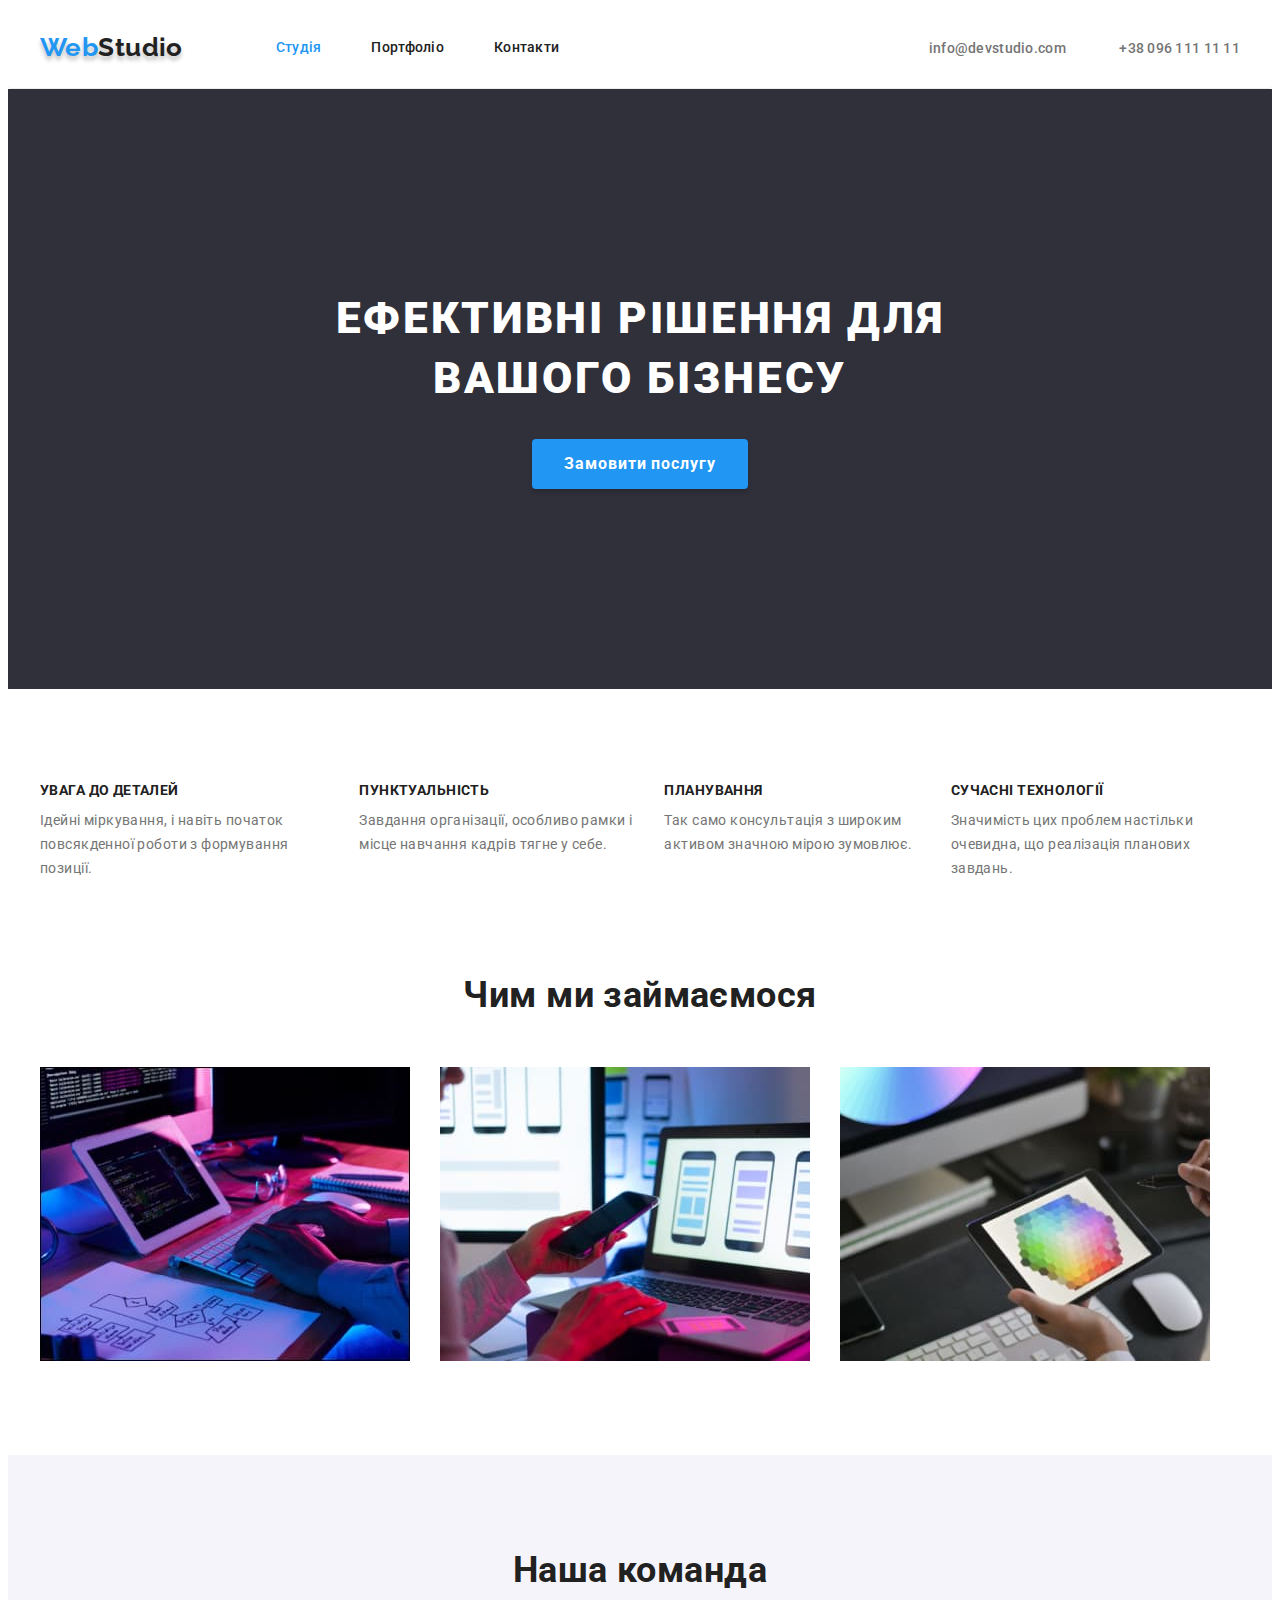
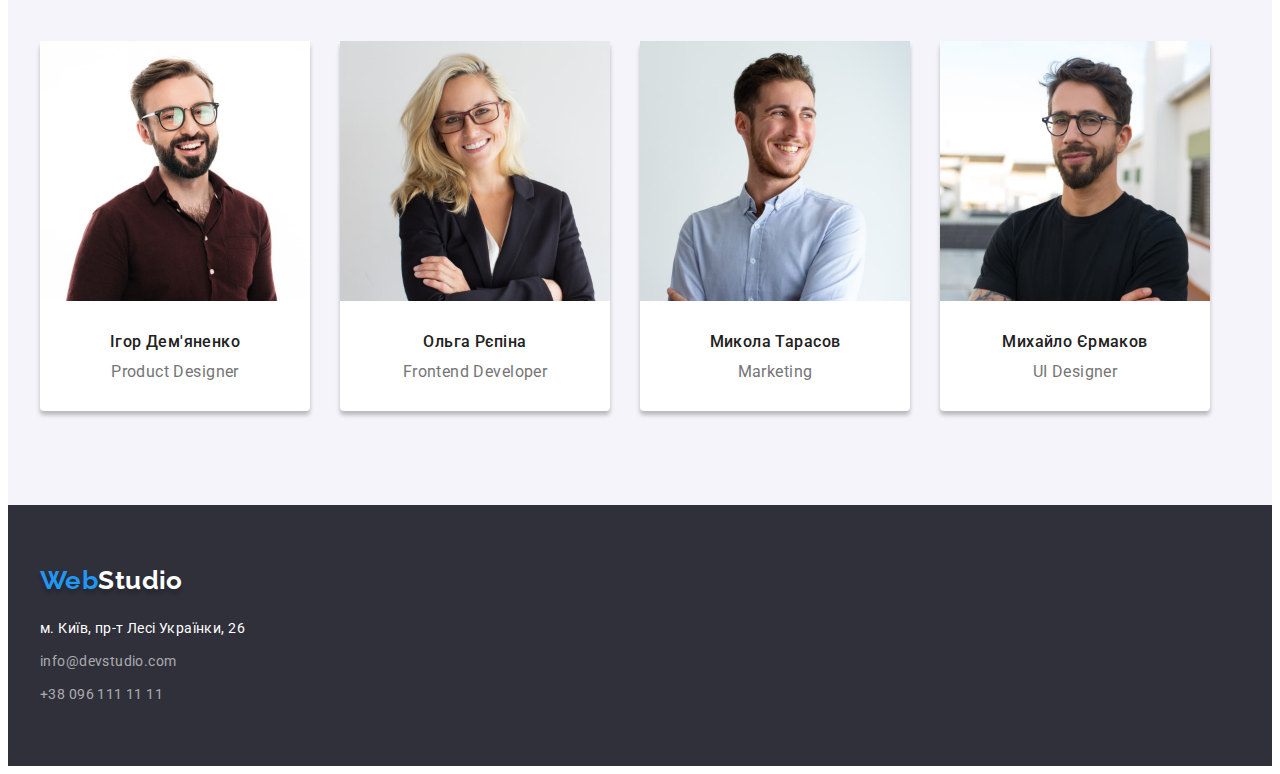
<file: index.html>
<!DOCTYPE html>
<html lang="uk">

<head>
  <meta charset="UTF-8">
  <meta http-equiv="X-UA-Compatible" content="IE=edge">
  <meta name="viewport" content="width=device-width, initial-scale=1.0">
  <title>Головна</title>
  <link rel="preconnect" href="https://fonts.googleapis.com">
  <link rel="preconnect" href="https://fonts.gstatic.com" crossorigin>
  <link href="https://fonts.googleapis.com/css2?family=Raleway:wght@700&family=Roboto:wght@400;500;700;900&display=swap"
    rel="stylesheet">
  <link rel="stylesheet" href="https://cdnjs.cloudflare.com/ajax/libs/modern-normalize/1.1.0/modern-normalize.min.css"
    integrity="sha512-wpPYUAdjBVSE4KJnH1VR1HeZfpl1ub8YT/NKx4PuQ5NmX2tKuGu6U/JRp5y+Y8XG2tV+wKQpNHVUX03MfMFn9Q=="
    crossorigin="anonymous" referrerpolicy="no-referrer" />
  <link rel="stylesheet" href="./css/styles.css">

</head>

<body>
  <!-- Шапка сторінки -->
  <header class="main-header">
    <div class="conteiner main-nav">
      <nav class="site-nav">
        <a class="logo" href="./index.html"><span class="log">Web</span>Studio</a>
        <ul class="list-nav">
          <li class="item"><a class="nav-link link" href="./portfolio.html"><span class="accent">Студія</span></a></li>
          <li class="item"><a class="nav-link link" href="./portfolio.html">Портфоліо</a></li>
          <li class="item"><a class="nav-link link" href="./index.html">Контакти</a></li>
        </ul>
      </nav>
      <div class="mail-tell-header">
        <a class="contacts" href="mailto:info@devstudio.com">info@devstudio.com</a>
        <a class="contacts" href="tel:+380961111111">+38 096 111 11 11</a>
      </div>
    </div>
  </header>
  <main>

    <section class="hero">
      <div class="conteiner">
        <h1 class="promo-title">Ефективні рішення для вашого бізнесу</h1>
        <button class="button buttons" type="button">Замовити послугу</button>
      </div>
    </section>
    <section class="section">
      <!--заголовок буде скритий-->
      <div class="conteiner">
        <h2 class="visually-hidden">Наші особливості</h2>
        <ul class="list-about">
          <li class="item-about">
            <h3 class="why-title">Увага до деталей</h3>
            <p class="about">
              Ідейні міркування, і навіть початок повсякденної роботи з формування позиції.
            </p>
          </li>
          <li class="item-about">
            <h3 class="why-title">Пунктуальність</h3>
            <p class="about">
              Завдання організації, особливо рамки і місце навчання кадрів тягне у себе.
            </p>
          </li>
          <li class="item-about">
            <h3 class="why-title">Планування</h3>
            <p class="about">Так само консультація з широким активом значною мірою зумовлює.</p>
          </li>
          <li class="item-about">
            <h3 class="why-title">Сучасні технології</h3>
            <p class="about">Значимість цих проблем настільки очевидна, що реалізація планових завдань.</p>
          </li>
        </ul>
      </div>
    </section>
    <section class="section section-nopad">
      <div class="conteiner">
        <h2 class="section-title">Чим ми займаємося</h2>
        <ul class="list-photo">
          <li class="photo-items">
            <img src="./images/do1.jpg" alt="pages for PC" width="370">
          </li>
          <li class="photo-items">
            <img src="./images/do2.jpg" alt="pages for mobile" width="370">
          </li>
          <li class="photo-items">
            <img src="./images/do3.jpg" alt="pages for other gadgets" width="370">
          </li>
        </ul>
      </div>
    </section>
    <section class="our-team section">
      <div class="conteiner">
        <h2 class="section-title">Наша команда</h2>
        <ul class="list-staff">
          <li class="item-staff">
            <img src="./images/photo-1.jpg" alt="Igor's photo" width="270" height="260">
            <div class="staff-cards">
              <h3 class="staff-title">Ігор Дем'яненко </h3>
              <p class="position">Product Designer</p>
            </div>
          </li>
          <li class="item-staff">
            <img src="./images/photo-2.jpg" alt="Olga's photo" width="270" height="260">
            <div class="staff-cards">
              <h3 class="staff-title">Ольга Рєпіна</h3>
              <p class="position">Frontend Developer</p>
            </div>
          </li>
          <li class="item-staff">
            <img src="./images/photo-3.jpg" alt="Mykola's photo" width="270" height="260">
            <div class="staff-cards">
              <h3 class="staff-title">Микола Тарасов</h3>
              <p class="position">Marketing</p>
            </div>
          </li>
          <li class="item-staff">
            <img src="./images/photo-4.jpg" alt="Mykhaylo's photo" width="270" height="260">
            <div class="staff-cards">
              <h3 class="staff-title">Михайло Єрмаков</h3>
              <p class="position">UI Designer</p>
            </div>
          </li>
        </ul>
      </div>
    </section>
  </main>
  <footer class="foot">
    <div class="conteiner">
      <a class="logo" href="index.html"><span class="log">Web</span><span class="logo-footer">Studio</span></a>
      <address>
        <ul class="list-footer">
          <li class="items-footer"><a class="address-link" href="https://goo.gl/maps/CPtrU1FHBa2aNyZL9" target="_blank"
              rel="noopener noreferrer nofollow">м. Київ,
              пр-т Лесі Українки, 26</a></li>
          <li class="items-footer"><a class="footer-link link" href="mailto:info@devstudio.com">info@devstudio.com</a>
          </li>
          <li class="items-footer"><a class="footer-link link" href="tel:+380961111111">+38 096 111 11 11</a></li>
        </ul>
      </address>
    </div>
  </footer>
</body>

</html>
</file>
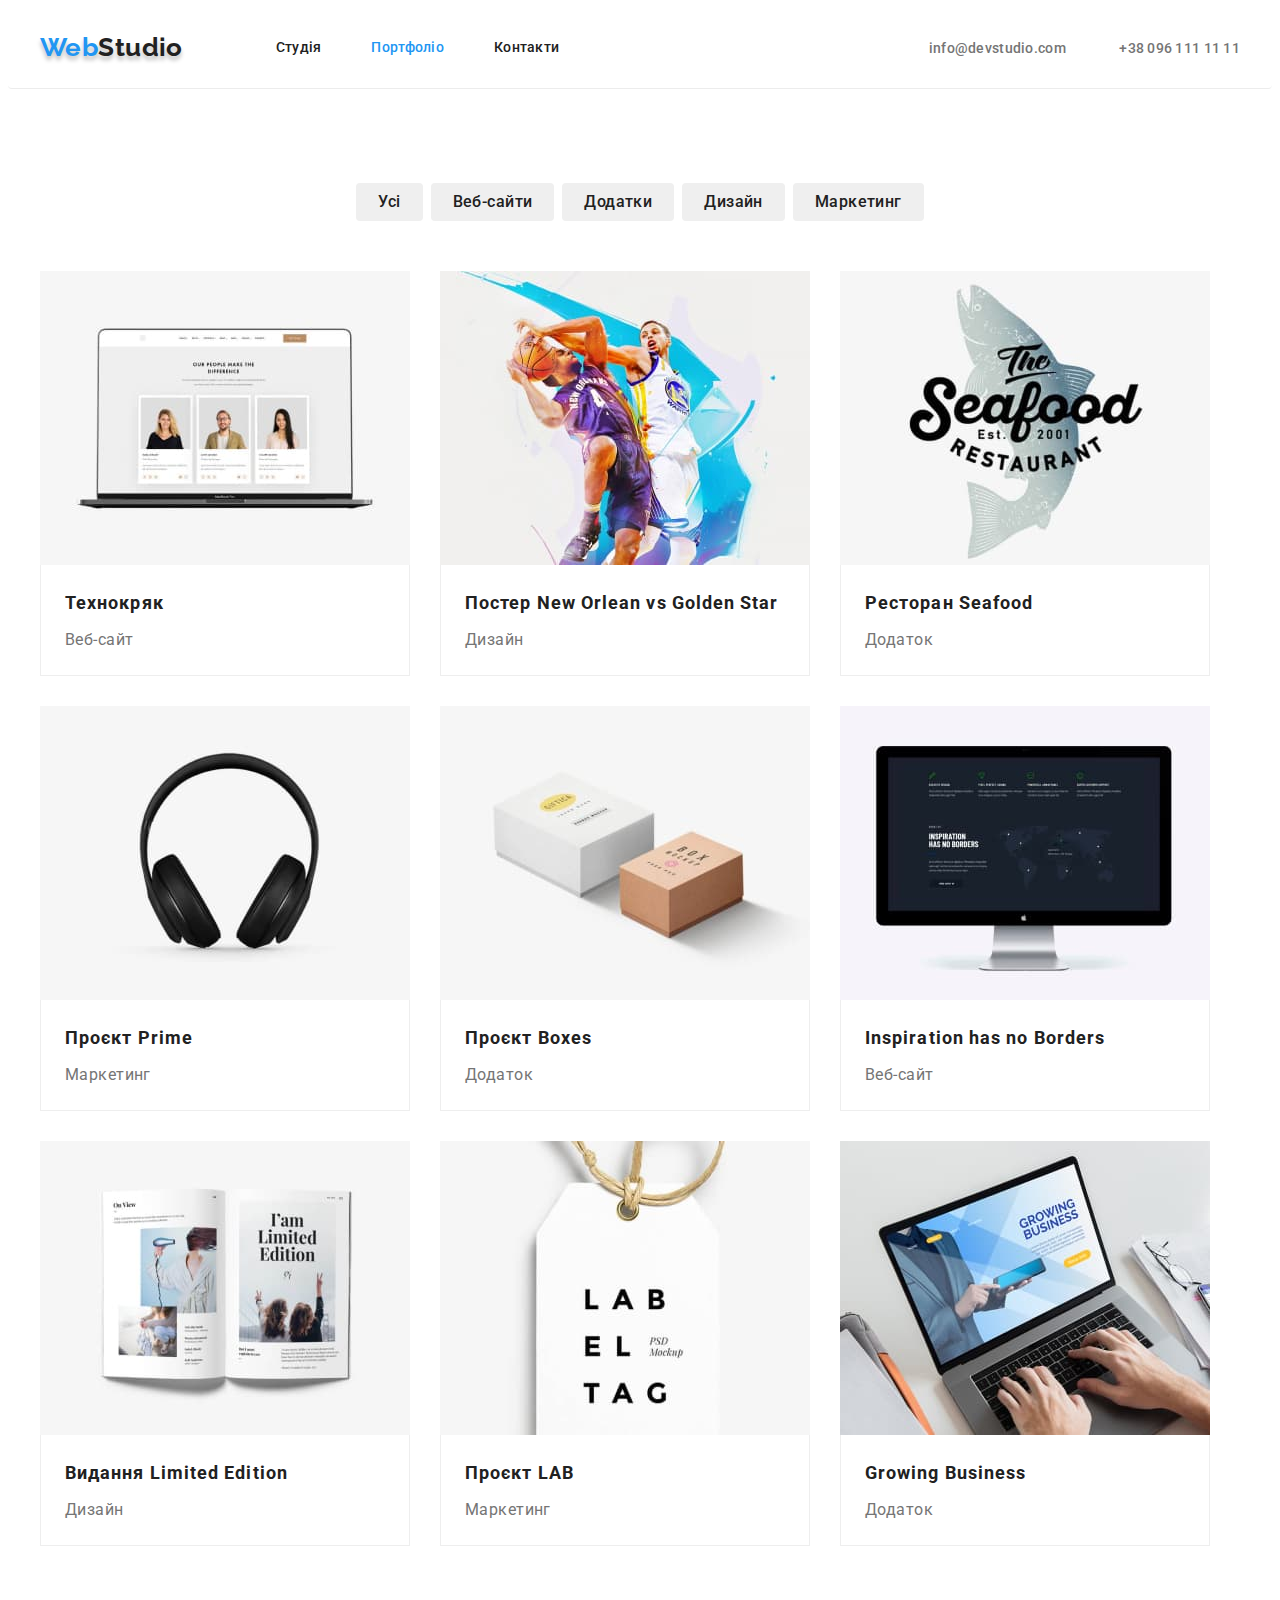
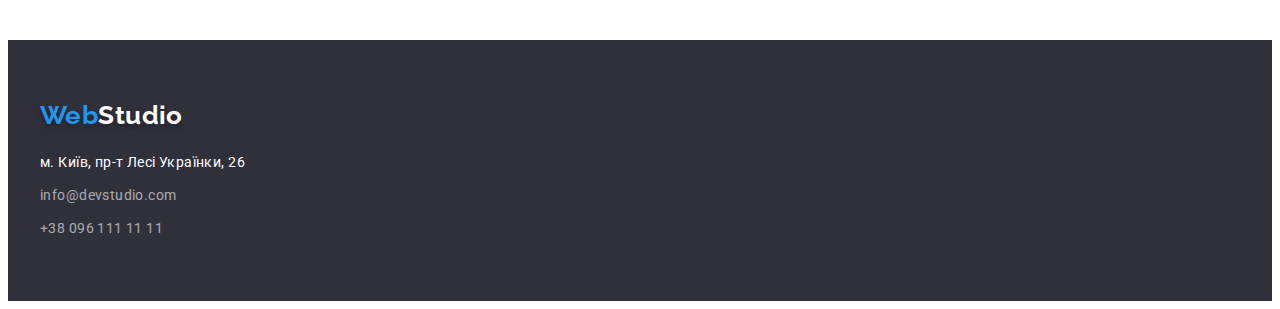
<file: portfolio.html>
<!DOCTYPE html>
<html lang="uk">

<head>
    <meta charset="UTF-8">
    <meta http-equiv="X-UA-Compatible" content="IE=edge">
    <meta name="viewport" content="width=device-width, initial-scale=1.0">
    <title>Портфоліо</title>
    <link rel="preconnect" href="https://fonts.googleapis.com">
    <link rel="preconnect" href="https://fonts.gstatic.com" crossorigin>
    <link
        href="https://fonts.googleapis.com/css2?family=Raleway:wght@700&family=Roboto:wght@400;500;700;900&display=swap"
        rel="stylesheet">
    <link rel="stylesheet" href="https://cdnjs.cloudflare.com/ajax/libs/modern-normalize/1.1.0/modern-normalize.min.css"
        integrity="sha512-wpPYUAdjBVSE4KJnH1VR1HeZfpl1ub8YT/NKx4PuQ5NmX2tKuGu6U/JRp5y+Y8XG2tV+wKQpNHVUX03MfMFn9Q=="
        crossorigin="anonymous" referrerpolicy="no-referrer" />
    <link rel="stylesheet" href="./css/styles.css">
</head>

<body>
    <header class="main-header">
        <div class="conteiner main-nav">
            <nav class="site-nav">
                <a class="logo" href="./index.html"><span class="log">Web</span>Studio</a>
                <ul class="list-nav">
                    <li class="item"><a class="nav-link link" href="./index.html">Студія</a>
                    </li>
                    <li class="item"><a class="nav-link link" href="./portfolio.html"><span
                                class="accent">Портфоліо</span></a></li>
                    <li class="item"><a class="nav-link link" href="./index.html">Контакти</a></li>
                </ul>
            </nav>
            <div class="mail-tell-header">
                <a class="contacts" href="mailto:info@devstudio.com">info@devstudio.com</a>
                <a class="contacts" href="tel:+380961111111">+38 096 111 11 11</a>
            </div>
        </div>
    </header>
    <main>
        <section class="section">
            <div class="conteiner">
                <!--заголовок буде скритий-->
                <h1 class="visually-hidden">Портфоліо</h1>
                <ul class="list-button">
                    <li class="button-items"><button class="button-filter buttons " type="button">Усі</button></li>
                    <li class="button-items"><button class="button-filter buttons " type="button">Веб-сайти</button>
                    </li>
                    <li class="button-items"><button class="button-filter buttons " type="button">Додатки</button></li>
                    <li class="button-items"><button class="button-filter buttons " type="button">Дизайн</button></li>
                    <li class="button-items"><button class="button-filter buttons " type="button">Маркетинг</button>
                    </li>
                </ul>
                <ul class="list-portfolio">
                    <li> <img src="./images/portf1.jpg" alt="Website" width="370">
                        <div class="border">
                            <h2 class="portfolio-title">Технокряк</h2>
                            <p class="about-portfolio">Веб-сайт</p>
                        </div>
                    </li>
                    <li> <img src="./images/portf2.jpg" alt="Poster" width="370">
                        <div class="border">
                            <h2 class="portfolio-title">Постер New Orlean vs Golden Star</h2>
                            <p class="about-portfolio">Дизайн</p>
                        </div>
                    </li>
                    <li><img src="./images/portf3.jpg" alt="Restorount-logo" width="370">
                        <div class="border">
                            <h2 class="portfolio-title">Ресторан Seafood</h2>
                            <p class="about-portfolio">Додаток</p>
                        </div>
                    </li>
                    <li> <img src="./images/portf4.jpg" alt="Project-marketing" width="370">
                        <div class="border">
                            <h2 class="portfolio-title">Проєкт Prime</h2>
                            <p class="about-portfolio">Маркетинг</p>
                        </div>
                    </li>
                    <li> <img src="./images/portf5.jpg" alt="Project-boxes" width="370">
                        <div class="border">
                            <h2 class="portfolio-title">Проєкт Boxes</h2>
                            <p class="about-portfolio">Додаток</p>
                        </div>
                    </li>
                    <li><img src="./images/portf6.jpg" alt="Website2" width="370">
                        <div class="border">
                            <h2 class="portfolio-title">Inspiration has no Borders</h2>
                            <p class="about-portfolio">Веб-сайт</p>
                        </div>
                    </li>
                    <li><img src="./images/portf7.jpg" alt="Design" width="370">
                        <div class="border">
                            <h2 class="portfolio-title">Видання Limited Edition</h2>
                            <p class="about-portfolio">Дизайн</p>
                        </div>
                    </li>
                    <li> <img src="./images/portf8.jpg" alt="LAB" width="370">
                        <div class="border">
                            <h2 class="portfolio-title">Проєкт LAB</h2>
                            <p class="about-portfolio">Маркетинг</p>
                        </div>
                    </li>
                    <li><img src="./images/portf9.jpg" alt="App-for-business" width="370">
                        <div class="border">
                            <h2 class="portfolio-title">Growing Business</h2>
                            <p class="about-portfolio">Додаток</p>
                        </div>
                    </li>
                </ul>
            </div>
        </section>
    </main>
    <footer class="foot">
        <div class="conteiner">
            <a class="logo" href="index.html"><span class="log">Web</span><span class="logo-footer">Studio</span></a>
            <address>
                <ul class="list-footer">
                    <li class="items-footer"><a class="address-link" href="https://goo.gl/maps/CPtrU1FHBa2aNyZL9"
                            target="_blank" rel="noopener noreferrer nofollow">м. Київ,
                            пр-т Лесі Українки, 26</a></li>
                    <li class="items-footer"><a class="footer-link link"
                            href="mailto:info@devstudio.com">info@devstudio.com</a>
                    </li>
                    <li class="items-footer"><a class="footer-link link" href="tel:+380961111111">+38 096 111 11 11</a>
                    </li>
                </ul>
            </address>
        </div>
    </footer>
</body>

</html>
</file>
<file: css/styles.css>
:root {
    --primary-text-color: #757575;
    --title-text-color: #212121;
    --accent-color: #2196F3;
    --primary-white-color: #FFFFFF;
    --portfolio-border-color: #EEEEEE;
    --black-color: #000000;
    --section-grey-color: #F5F4FA;
    --grey-shadow: #FFFFFF99;
    --hero-footer-color: #2F303A;
    --header-border-color: #ECECEC;

}

body {
    font-family: 'Roboto', sans-serif;
    font-size: 14px;
    background-color: var(--primary-white-color);
    color: var(--primary-text-color);
    letter-spacing: 0.03em;

}

h1,
h2,
h3,
h4,
h5,
h6,
p {
    margin-top: 0;
    margin-bottom: 0;
}

ul,
ol {
    margin-top: 0;
    margin-bottom: 0;
    padding-left: 0;
}

.section {
    padding-top: 94px;
    padding-bottom: 94px;
}

.buttons {
    display: block;
    margin: 0 auto;
    cursor: pointer;
    border: none;
    border-radius: 4px;

    text-align: center;
    font-family: inherit;
}

img {
    display: block;
    max-width: 100%;
    height: auto;
}

.link {
    text-decoration: none;
}

.list-nav,
.list-about,
.list-photo,
.list-staff,
.list-footer,
.list-button,
.list-portfolio {
    list-style-type: none;
}

.conteiner {
    margin-left: auto;
    margin-right: auto;
    width: 1200px;
    padding-left: 15px;
    padding-right: 15px;

}

.main-header {
    border-bottom: 1px solid var(--header-border-color);

    border-bottom-left-radius: 4px;
    border-bottom-right-radius: 4px;
    box-shadow: 0px, 4px rgba(0, 0, 0, 0.25);
}

.logo {

    font-family: 'Raleway';
    font-weight: 700;
    font-size: 26px;
    line-height: 1.2;
    text-decoration: none;
    text-shadow: 0px 4px 4px rgba(0, 0, 0, 0.25);
    color: var(--title-text-color)
}

.logo>.log {
    color: var(--accent-color);
}

.accent {
    color: var(--accent-color);
}

.visually-hidden {
    position: absolute;
    width: 1px;
    height: 1px;
    margin: -1px;
    border: 0;
    padding: 0;

    white-space: nowrap;
    clip-path: inset(100%);
    clip: rect(0 0 0 0);
    overflow: hidden;
}

.site-nav .nav-link {
    display: block;
    padding-top: 32px;
    padding-bottom: 32px;

    font-weight: 500;
    line-height: 1.14;
    letter-spacing: 0.02em;
    color: var(--title-text-color);
}


.list-nav,
.site-nav,
.main-nav,
.list-photo,
.list-staff {
    display: flex;
    align-items: center;
}

.list-nav {
    margin-left: 93px;
}

.site-nav .item:not(:last-child) {
    margin-right: 50px;
}

.mail-tell-header {
    margin-left: auto;
}

.mail-tell-header .contacts:not(:last-child) {
    margin-right: 50px;

}

.site-nav .nav-link:hover,
.site-nav .nav-link:focus,
.contacts:hover,
.contacts:focus,
.list-footer a:hover,
.list-footer a:focus {
    color: var(--accent-color);
}

.contacts {
    padding-top: 32px;
    padding-bottom: 32px;

    font-weight: 500;
    line-height: 1.14;
    letter-spacing: 0.02em;
    color: var(--primary-text-color);
    text-decoration: none;

}



.hero {
    padding: 200px 0;
    text-align: center;
    background-color: var(--hero-footer-color);
}

.promo-title {
    width: 696px;
    margin: 0 auto;
    margin-bottom: 30px;
    font-weight: 900;

    font-size: 44px;
    line-height: 1.36;

    letter-spacing: 0.06em;
    text-transform: uppercase;
    color: var(--primary-white-color);
}

.button {
    padding: 10px 32px;
    background-color: var(--accent-color);
    color: var(--primary-white-color);
    font-weight: 700;
    font-size: 16px;
    line-height: 1.88;
    letter-spacing: 0.06em;

    box-shadow: 0px 4px 4px rgba(0, 0, 0, 0.15);
    border-radius: 4px;
}

.button:hover,
.button:focus {
    background-color: var(--hero-footer-color);
}

.section-nopad {
    padding-top: 0;
}

.list-about {
    display: flex;
    align-items: flex-start;
}

.item-about {
    flex-basis: calc((100%-90px)/4);
}

.item-about:not(:last-child),
.photo-items:not(:last-child),
.item-staff:not(:last-child) {
    margin-right: 30px;
}

.why-title {
    margin-bottom: 10px;
    color: var(--title-text-color);
    font-size: 14px;
    font-weight: 700;
    line-height: 1.14;
    text-transform: uppercase;
}

.about {
    font-size: 14px;
    line-height: 1.71;
}

.section-title {
    margin-bottom: 50px;
    color: var(--title-text-color);
    font-weight: 700;
    font-size: 36px;
    line-height: 1.17;
    text-align: center;
}

.our-team {
    background-color: var(--section-grey-color);
    text-align: center;
}

.item-staff {
    background-color: var(--primary-white-color);
    /* Тут має бути ще тінь, але як я зрозуміла поки що це не обов'язково робити*/
    box-shadow: 0px 4px 4px 0px rgba(0, 0, 0, 0.25);
    border-radius: 4px;
}

.staff-cards {
    padding-top: 30px;
    padding-bottom: 30px;
}

.staff-title {
    margin-bottom: 10px;
    color: var(--title-text-color);
    font-weight: 500;
    font-size: 16px;
    line-height: 1.36;
}

.position {
    font-size: 16px;
    line-height: 1.19;
}

.foot {
    background-color: var(--hero-footer-color);
    padding-top: 60px;
    padding-bottom: 60px;
}

.foot .logo {
    display: block;
    margin-bottom: 20px;
}

.logo-footer {
    color: var(--primary-white-color);
}

.address-link {
    display: block;
    font-style: normal;
    /*исходный текст был курсивным, поэтому поставила font-style: normal */
    line-height: 1.71;
    text-decoration: none;
    color: var(--primary-white-color);
}

.items-footer:not(:last-child) {
    margin-bottom: 9px;
}

.footer-link {
    display: block;
    line-height: 1.71;
    font-style: normal;
    /*исходный текст был курсивным, поэтому поставила font-style: normal */
    color: var(--grey-shadow);
}

.list-button {
    display: flex;
    justify-content: center;
    margin-bottom: 50px;

}

.button-items:not(:last-child) {
    margin-right: 8px;
}

.button-filter {
    color: var(--title-text-color);
    font-weight: 500;
    font-size: 16px;
    line-height: 1.62;
    letter-spacing: inherit;

    padding: 6px 22px;
}

.button-filter:hover,
.button-filter:focus {
    background-color: var(--accent-color);
    color: var(--primary-white-color);
    box-shadow: 0px 3px 1px rgba(0, 0, 0, 0.1), 0px 1px 2px rgba(0, 0, 0, 0.08), 0px 2px 2px rgba(0, 0, 0, 0.12);
}

.list-portfolio {
    display: flex;
    flex-wrap: wrap;
    gap: 30px;
}

.border {
    padding: 20px 24px;
    /* Встановить стилі правої рамки */
    border-right-width: 1px;
    border-right-style: solid;
    border-right-color: var(--portfolio-border-color);

    /* Встановить стилі нижньої рамки */
    border-bottom-width: 1px;
    border-bottom-style: solid;
    border-bottom-color: var(--portfolio-border-color);

    /* Встановить стилі лівої рамки */
    border-left-width: 1px;
    border-left-style: solid;
    border-left-color: var(--portfolio-border-color);
}

.portfolio-title {
    margin-bottom: 4px;

    color: var(--title-text-color);
    font-weight: 700;
    font-size: 18px;
    line-height: 2;
    letter-spacing: 0.06em;
}

.about-portfolio {
    font-size: 16px;
    line-height: 1.88;
}
</file>
